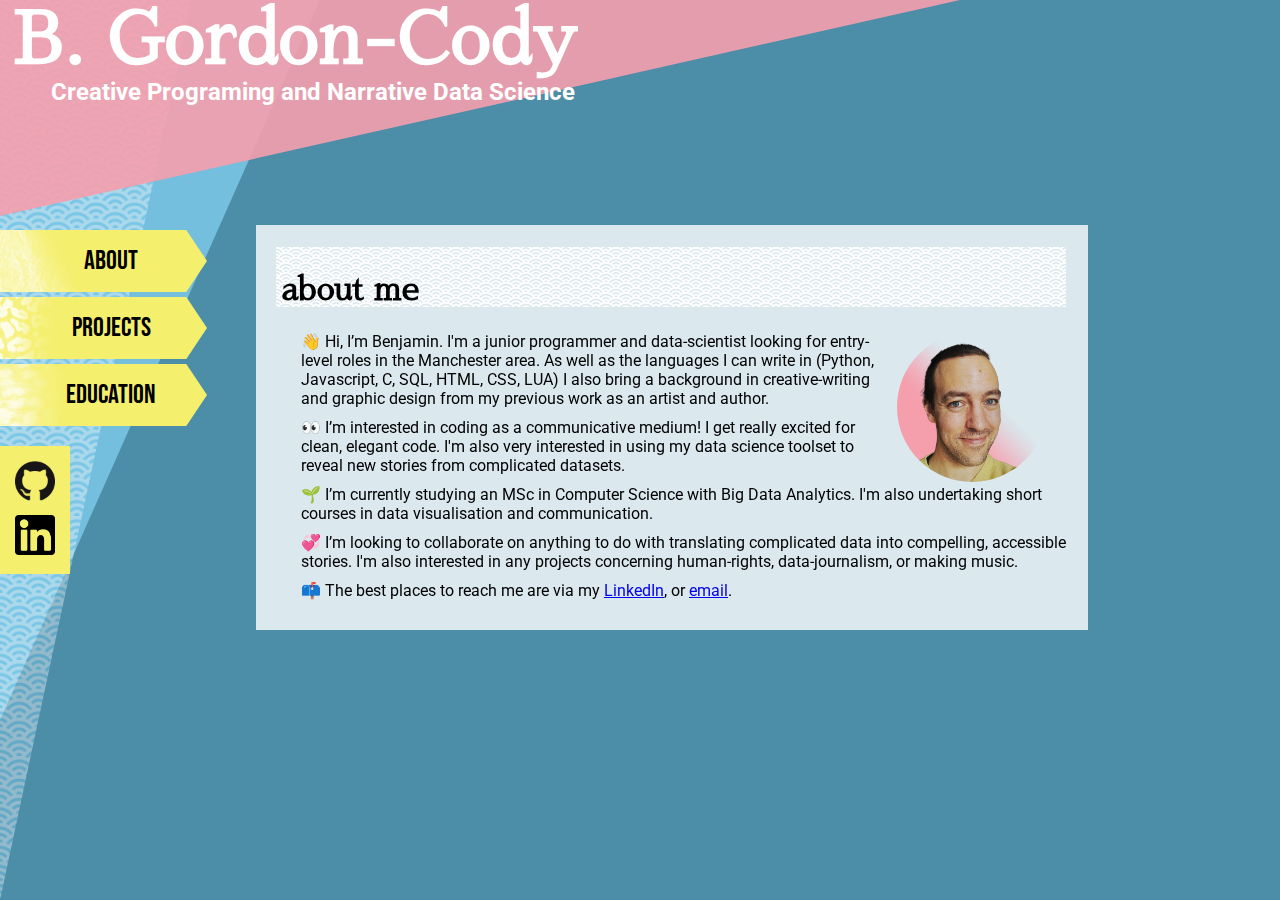
<file: index.html>
<!DOCTYPE html>
<html lang="en">
  <head>
    <meta charset="UTF-8" />
    <meta http-equiv="X-UA-Compatible" content="IE=edge" />
    <meta name="viewport" content="width=device-width, initial-scale=1.0" />
    <link rel="stylesheet" href="styles\styles.css" />

    <title>About || B. Gordon-Cody</title>
  </head>
  <body>
    <div id="foregroundContainer"></div>

    <div id="uniqueContent">
      <!-- START UNIQUE CONTENT HERE -->
      <h1>about me</h1>
      <image id="myface" src="/images/myface.png">
      <p>
        👋 Hi, I’m Benjamin. I'm a junior programmer and data-scientist looking
        for entry-level roles in the Manchester area. As well as the languages I
        can write in (Python, Javascript, C, SQL, HTML, CSS, LUA) I also bring a
        background in creative-writing and graphic design from my previous work
        as an artist and author.
      </p>
      <p>
        👀 I’m interested in coding as a communicative medium! I get really
        excited for clean, elegant code. I'm also very interested in using my
        data science toolset to reveal new stories from complicated datasets.
      </p>
      <p>
        🌱 I’m currently studying an MSc in Computer Science with Big Data
        Analytics. I'm also undertaking short courses in data visualisation and
        communication.
      </p>
      <p>
        💞️ I’m looking to collaborate on anything to do with translating
        complicated data into compelling, accessible stories. I'm also
        interested in any projects concerning human-rights, data-journalism, or
        making music.
      </p>
      <p>
        📫 The best places to reach me are via my
        <a href="https://www.linkedin.com/in/bgcody/">LinkedIn</a>, or
        <a href="mailto:b.gordoncody@gmail.com">email</a>.
      </p>
      <!-- END UNIQUE CONTENT HERE -->
    </div>
    <div id="backgroundContainer"></div>
    <script src="scripts/scripts.js"></script>
  </body>
</html>
</file>
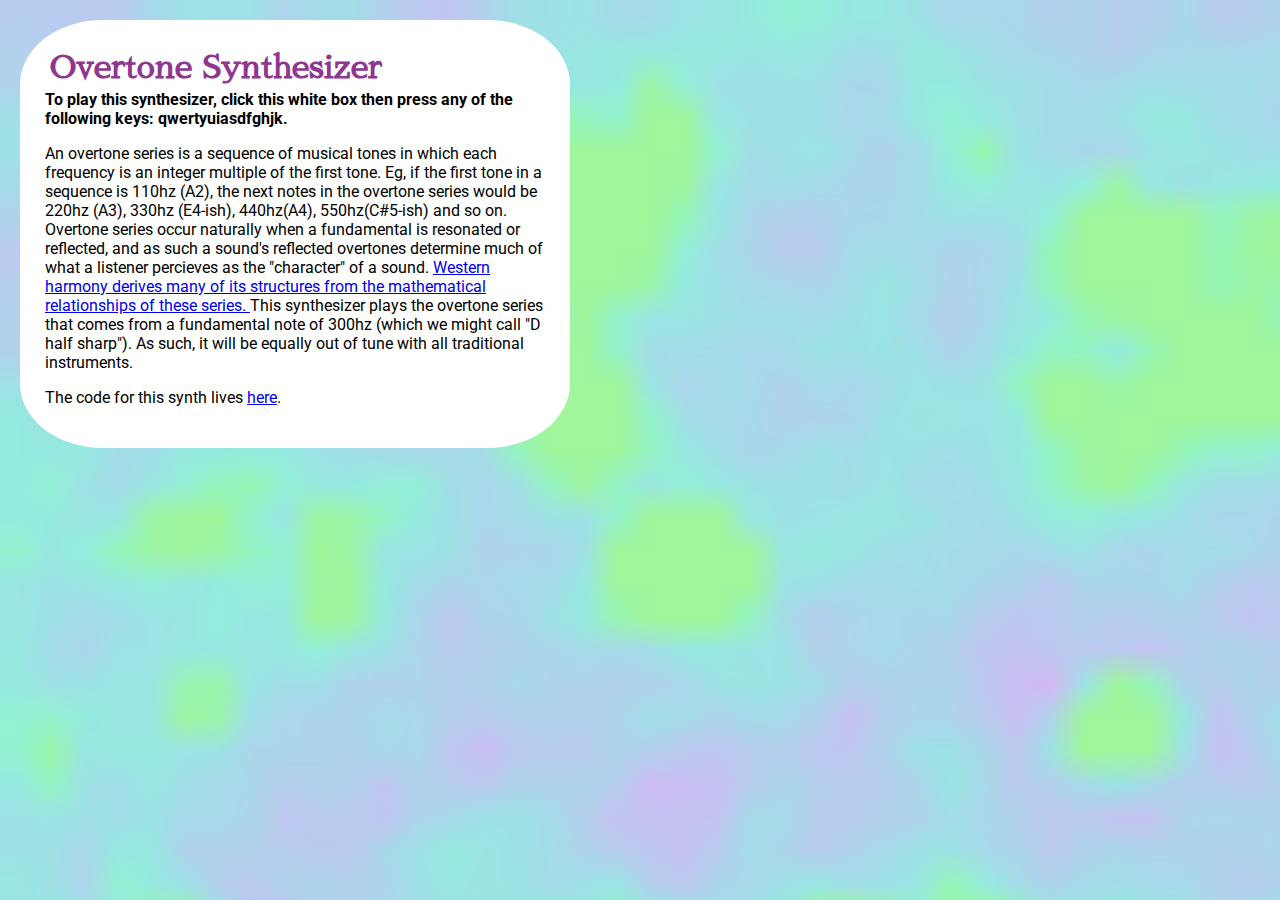
<file: overtonesynth/index.html>
<!DOCTYPE html>
<html lang="en">
  <head>
    <meta charset="UTF-8" />
    <meta http-equiv="X-UA-Compatible" content="IE=edge" />
    <meta name="viewport" content="width=device-width, initial-scale=1.0" />
    <link href="style.css" rel="stylesheet" />
    <title>Overtone Synthesizer</title>
  </head>
  <body>
    <div id="keyboard">
      <div id="toprow"></div>
      <div id="bottomrow"></div>
    </div>
    <div id="textbox">
      <h1 id="title">Overtone Synthesizer</h1>
      <p class="blurb">
        <b>
          To play this synthesizer, click this white box then press any of the
          following keys: qwertyuiasdfghjk.
        </b>
      </p>
      <p class="blurb">
        An overtone series is a sequence of musical tones in which each
        frequency is an integer multiple of the first tone. Eg, if the first
        tone in a sequence is 110hz (A2), the next notes in the overtone series
        would be 220hz (A3), 330hz (E4-ish), 440hz(A4), 550hz(C#5-ish) and so
        on. Overtone series occur naturally when a fundamental is resonated or
        reflected, and as such a sound's reflected overtones determine much of
        what a listener percieves as the "character" of a sound.
        <a href="https://www.youtube.com/watch?v=Gt2zubHcER4&t=3s">
          Western harmony derives many of its structures from the mathematical
          relationships of these series.
        </a>
        This synthesizer plays the overtone series that comes from a fundamental
        note of 300hz (which we might call "D half sharp"). As such, it will be
        equally out of tune with all traditional instruments.
      </p>
      <p class="blurb">
        The code for this synth lives
        <a href="https://github.com/BenjaminGordonCody/OvertoneSynth">here</a>.
      </p>
    </div>
    <script src="app.js"></script>
  </body>
</html>
</file>
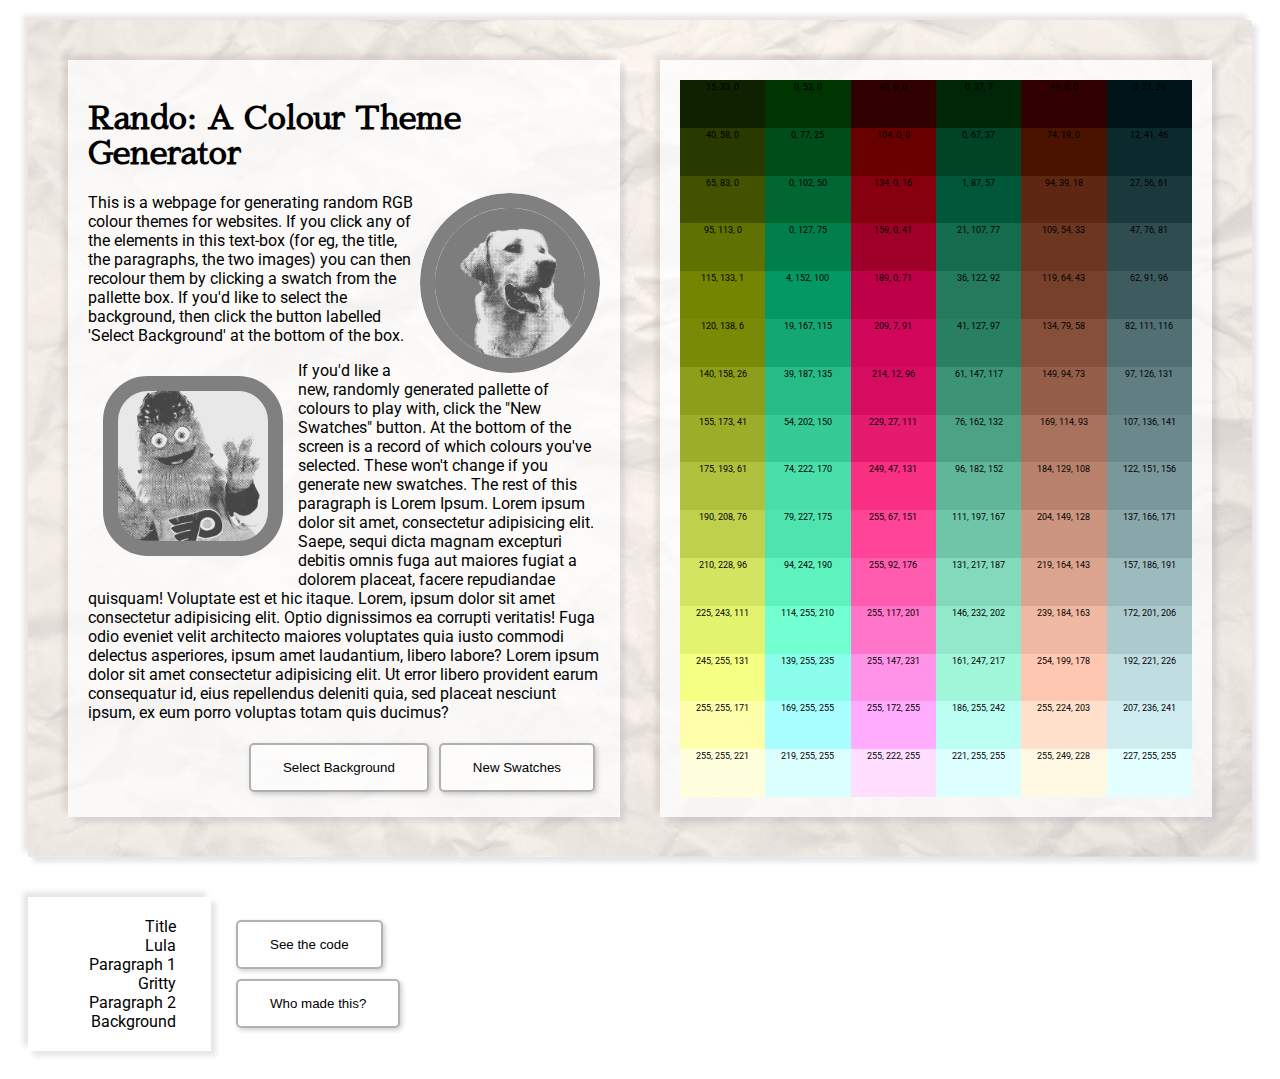
<file: rando/index.html>
<!DOCTYPE html>
<html lang="en">
  <head>
    <meta charset="UTF-8" />
    <meta http-equiv="X-UA-Compatible" content="IE=edge" />
    <meta name="viewport" content="width=device-width, initial-scale=1.0" />
    <link href="./styles.css" rel="stylesheet" />
    <title>Rando: A Colour Theme Generator</title>
  </head>
  <body>
    <div id="testArea" class="mainBox">
      <div id="example" class="mainBox">
        <h1 id="title" class="egElement">Rando: A Colour Theme Generator</h1>
        <div id="labrador" class="egElement"></div>
        <p class="egElement">
          This is a webpage for generating random RGB colour themes for
          websites. If you click any of the elements in this text-box (for eg,
          the title, the paragraphs, the two images) you can then recolour them
          by clicking a swatch from the pallette box. If you'd like to select
          the background, then click the button labelled 'Select Background' at
          the bottom of the box.
        </p>
        <div id="gritty" class="egElement"></div>

        <p class="egElement">
          If you'd like a new, randomly generated pallette of colours to play
          with, click the "New Swatches" button. At the bottom of the screen is
          a record of which colours you've selected. These won't change if you
          generate new swatches. The rest of this paragraph is Lorem Ipsum.
          Lorem ipsum dolor sit amet, consectetur adipisicing elit. Saepe, sequi
          dicta magnam excepturi debitis omnis fuga aut maiores fugiat a dolorem
          placeat, facere repudiandae quisquam! Voluptate est et hic itaque.
          Lorem, ipsum dolor sit amet consectetur adipisicing elit. Optio
          dignissimos ea corrupti veritatis! Fuga odio eveniet velit architecto
          maiores voluptates quia iusto commodi delectus asperiores, ipsum amet
          laudantium, libero labore? Lorem ipsum dolor sit amet consectetur
          adipisicing elit. Ut error libero provident earum consequatur id, eius
          repellendus deleniti quia, sed placeat nesciunt ipsum, ex eum porro
          voluptas totam quis ducimus?
        </p>

        <button id="newSwatches">New Swatches</button>
        <button id="bgButton" class="egElement">Select Background</button>
      </div>
      <div id="colourGrid" class="mainBox"></div>
    </div>
    <div id="lowerScreen">
      <div class="mainBox" id="outputArea">
        <div class="outputContainer">
          <div class="outputLabel">Title</div>
          <div class="output" id="titleOutput"></div>
        </div>
        <div class="outputContainer">
          <div class="outputLabel">Lula</div>
          <div class="output" id="titleOutput"></div>
        </div>

        <div class="outputContainer">
          <div class="outputLabel">Paragraph 1</div>
          <div class="output" id="p1Output"></div>
        </div>
        <div class="outputContainer">
          <div class="outputLabel">Gritty</div>
          <div class="output" id="p1Output"></div>
        </div>
        <div class="outputContainer">
          <div class="outputLabel">Paragraph 2</div>
          <div class="output" id="p2Output"></div>
        </div>
        <div class="outputContainer">
          <div class="outputLabel">Background</div>
          <div class="output" id="bgOutput"></div>
        </div>
      </div>
      <div id="linkBox">
        <a href="https://github.com/BenjaminGordonCody/RandoColourTheme"
          ><button class="link">See the code</button></a
        >
        <a href="../index.html"><button class="link">Who made this?</button></a>
      </div>
    </div>

    <script src="./app.js"></script>
  </body>
</html>
</file>
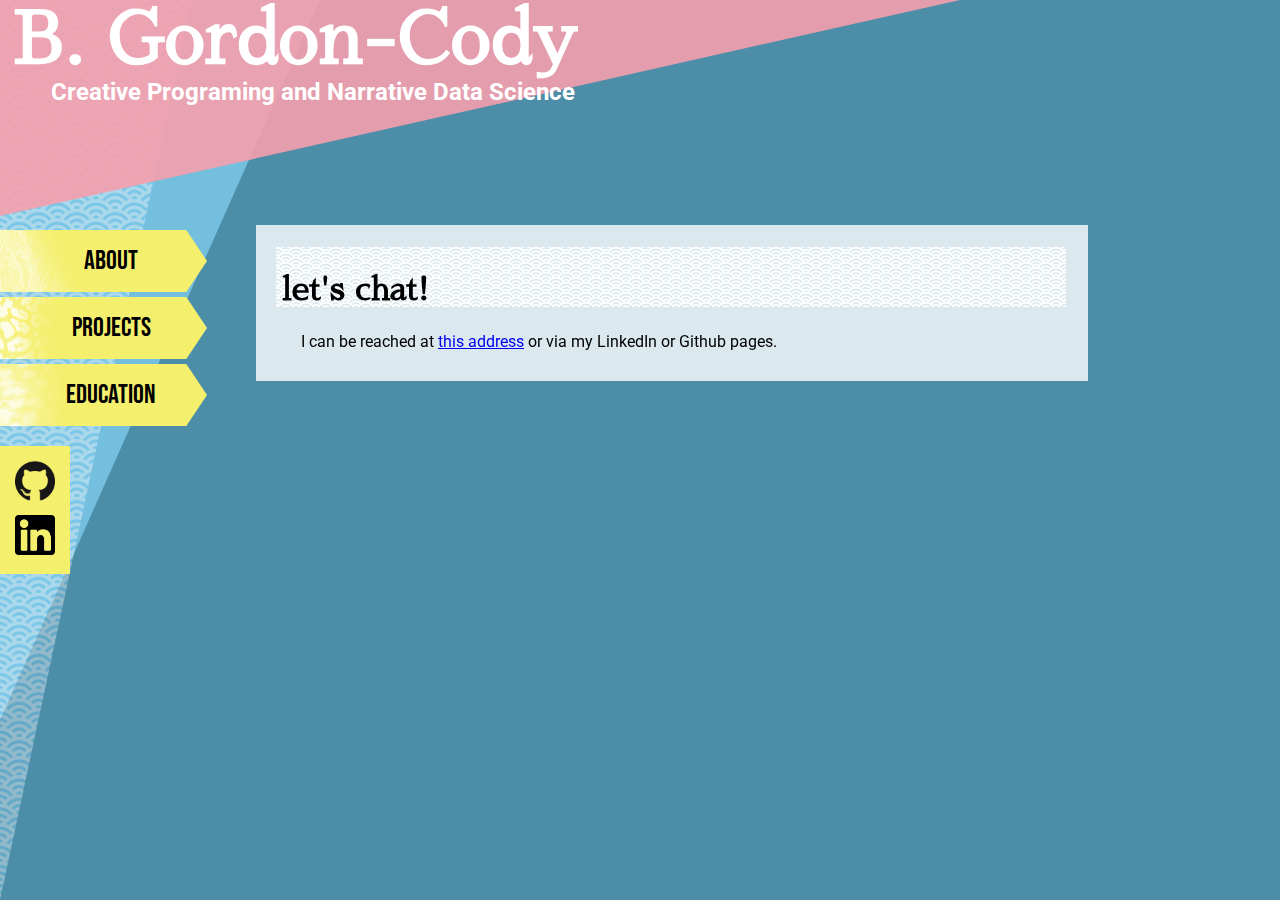
<file: contact.html>
<!DOCTYPE html>
<html lang="en">
  <head>
    <meta charset="UTF-8" />
    <meta http-equiv="X-UA-Compatible" content="IE=edge" />
    <meta name="viewport" content="width=device-width, initial-scale=1.0" />
    <link rel="stylesheet" href="styles\styles.css" />

    <title>Contact || B. Gordon-Cody</title>
  </head>
  <body>
    <div id="foregroundContainer"></div>

    <div id="uniqueContent">
      <!-- START UNIQUE CONTENT HERE -->

      <h1>Let's chat!</h1>
      <p>
        I can be reached at
        <a href="mailto:b.gordoncody@gmail.com">this address</a> or via my
        LinkedIn or Github pages.
      </p>

      <!-- END UNIQUE CONTENT HERE -->
    </div>
    <div id="backgroundContainer"></div>
    <script src="scripts/scripts.js"></script>
  </body>
</html>
</file>
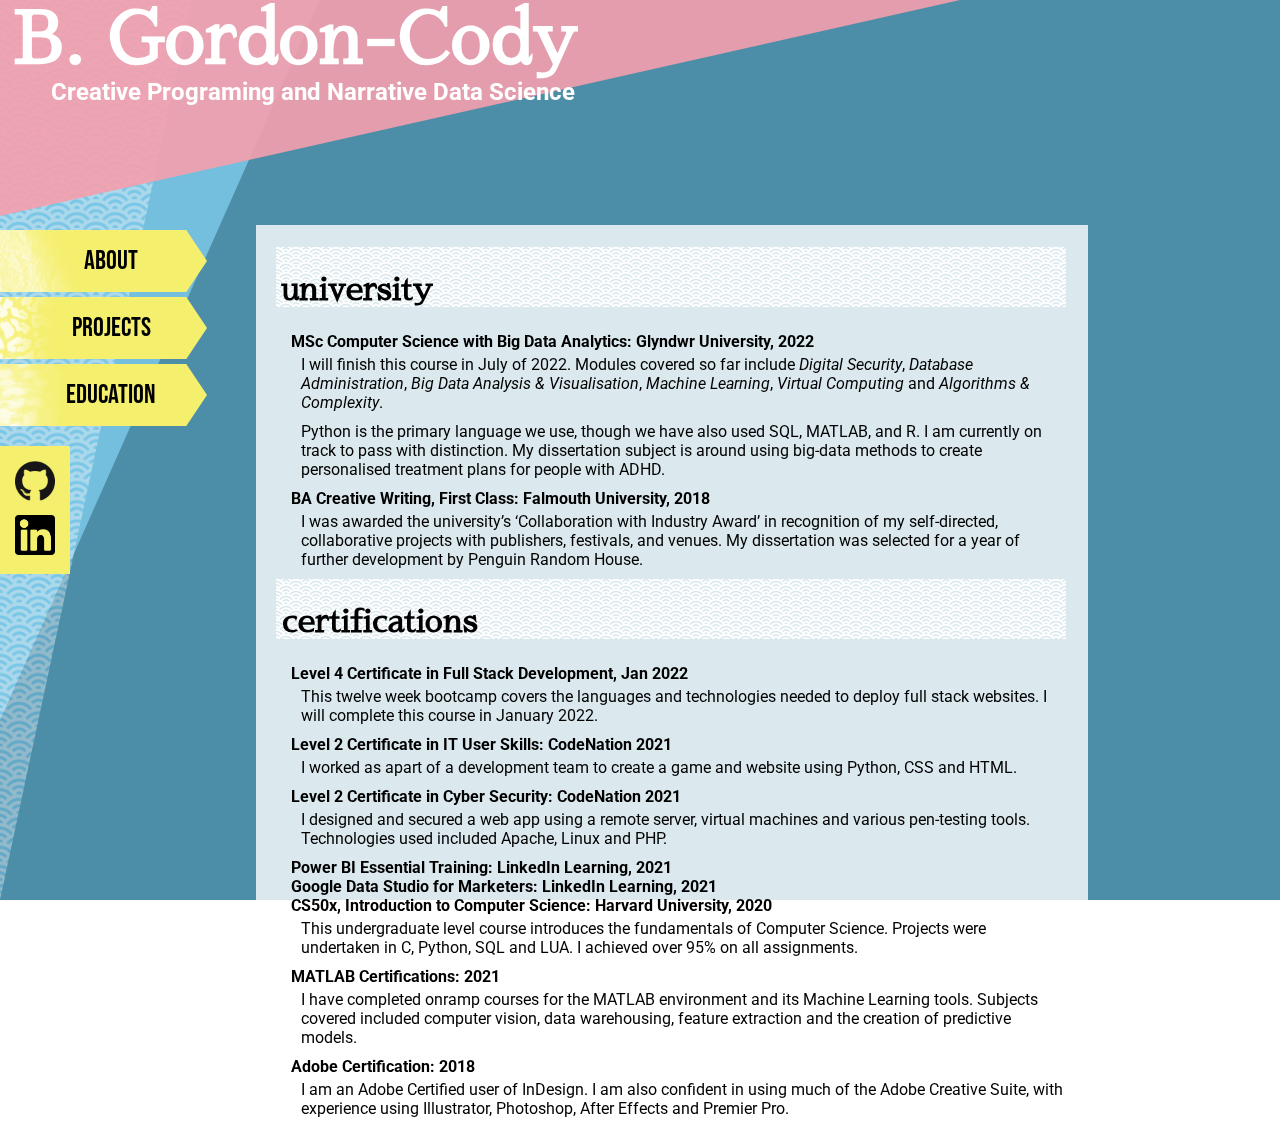
<file: education.html>
<!DOCTYPE html>
<html lang="en">
  <head>
    <meta charset="UTF-8" />
    <meta http-equiv="X-UA-Compatible" content="IE=edge" />
    <meta name="viewport" content="width=device-width, initial-scale=1.0" />
    <link rel="stylesheet" href="styles\styles.css" />

    <title>Education || B. Gordon-Cody</title>
  </head>
  <body>
    <div id="foregroundContainer"></div>

    <div id="uniqueContent">
      <h1>University</h1>
      <div class="course">
        MSc Computer Science with Big Data Analytics: Glyndwr University, 2022 
      </div>
      <p>I will finish this course in July of 2022. Modules covered so far include <i>Digital Security</i>, <i>Database 
        Administration</i>, <i>Big Data Analysis & Visualisation</i>, <i>Machine Learning</i>,
        <i>Virtual Computing</i> and <i>Algorithms & Complexity</i>.
      </ul>
      <p>
        Python is the primary language we use, though we have also used SQL,
        MATLAB, and R. I am currently on track to pass with distinction. My
        dissertation subject is around using big-data methods to create
        personalised treatment plans for people with ADHD.
      </p>
      <div class="course">
        BA Creative Writing, First Class: Falmouth University, 2018
      </div>
      <p>
        I was awarded the university’s ‘Collaboration with Industry Award’ in
        recognition of my self-directed, collaborative projects with publishers,
        festivals, and venues. My dissertation was selected for a year of
        further development by Penguin Random House.
      </p>
      <h1>Certifications</h1>
      <div class="course">
        Level 4 Certificate in Full Stack Development, Jan 2022
      </div>
      <p> 
        This twelve week bootcamp covers the languages and technologies needed to deploy full stack websites.  I will complete this course in January 2022.
      </p>
      <div class="course">
        Level 2 Certificate in IT User Skills: CodeNation 2021
      </div>
      <p>
        I worked as apart of a development team to create a game and website
        using Python, CSS and HTML.
      </p>
      <div class="course">
        Level 2 Certificate in Cyber Security: CodeNation 2021
      </div>
      <p>
        I designed and secured a web app using a remote server, virtual machines
        and various pen-testing tools. Technologies used included Apache, Linux
        and PHP.
      </p>
      <div class="course">
        Power BI Essential Training: LinkedIn Learning, 2021
      </div>
      <div class="course">
        Google Data Studio for Marketers: LinkedIn Learning, 2021
      </div>
      <div class="course">
        CS50x, Introduction to Computer Science: Harvard University, 2020
      </div>
      <p>
        This undergraduate level course introduces the fundamentals of Computer
        Science. Projects were undertaken in C, Python, SQL and LUA. I achieved
        over 95% on all assignments.
      </p>
      <div class="course">MATLAB Certifications: 2021</div>
      <p>
        I have completed onramp courses for the MATLAB environment and its
        Machine Learning tools. Subjects covered included computer vision, data
        warehousing, feature extraction and the creation of predictive models.
      </p>
      <div class="course">Adobe Certification: 2018</div>
      <p>
        I am an Adobe Certified user of InDesign. I am also confident in using
        much of the Adobe Creative Suite, with experience using Illustrator,
        Photoshop, After Effects and Premier Pro.
      </p>

      <!-- END UNIQUE CONTENT HERE -->
    </div>
    <div id="backgroundContainer"></div>
    <script src="scripts/scripts.js"></script>
  </body>
</html>
</file>
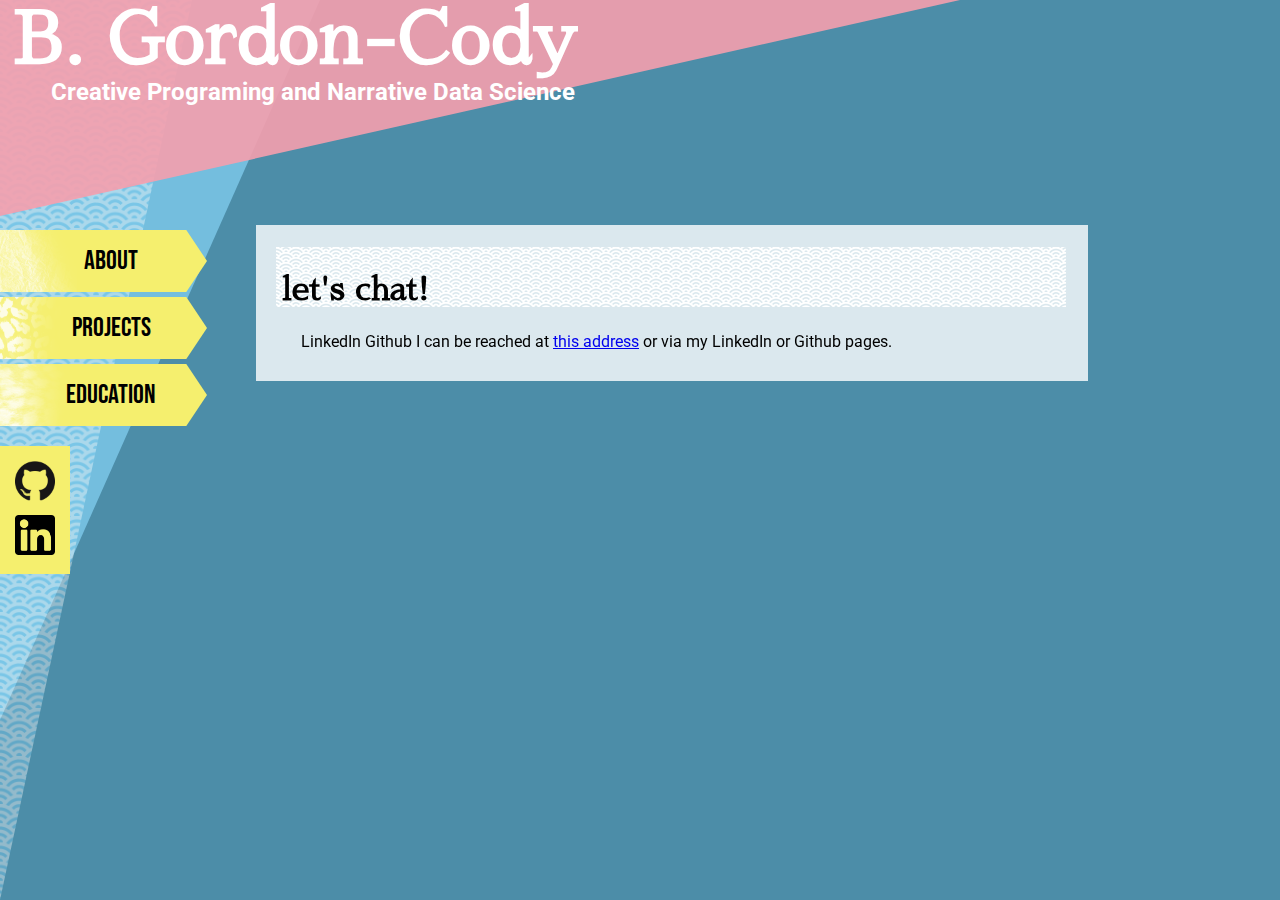
<file: links.html>
<!DOCTYPE html>
<html lang="en">
  <head>
    <meta charset="UTF-8" />
    <meta http-equiv="X-UA-Compatible" content="IE=edge" />
    <meta name="viewport" content="width=device-width, initial-scale=1.0" />
    <link rel="stylesheet" href="styles\styles.css" />

    <title>Contact || B. Gordon-Cody</title>
  </head>
  <body>
    <div id="foregroundContainer"></div>

    <div id="uniqueContent">
      <!-- START UNIQUE CONTENT HERE -->

      <h1>Let's chat!</h1>
      <p>
        LinkedIn Github I can be reached at
        <a href="mailto:b.gordoncody@gmail.com">this address</a> or via my
        LinkedIn or Github pages.
      </p>

      <!-- END UNIQUE CONTENT HERE -->
    </div>
    <div id="backgroundContainer"></div>
    <script src="scripts/scripts.js"></script>
  </body>
</html>
</file>
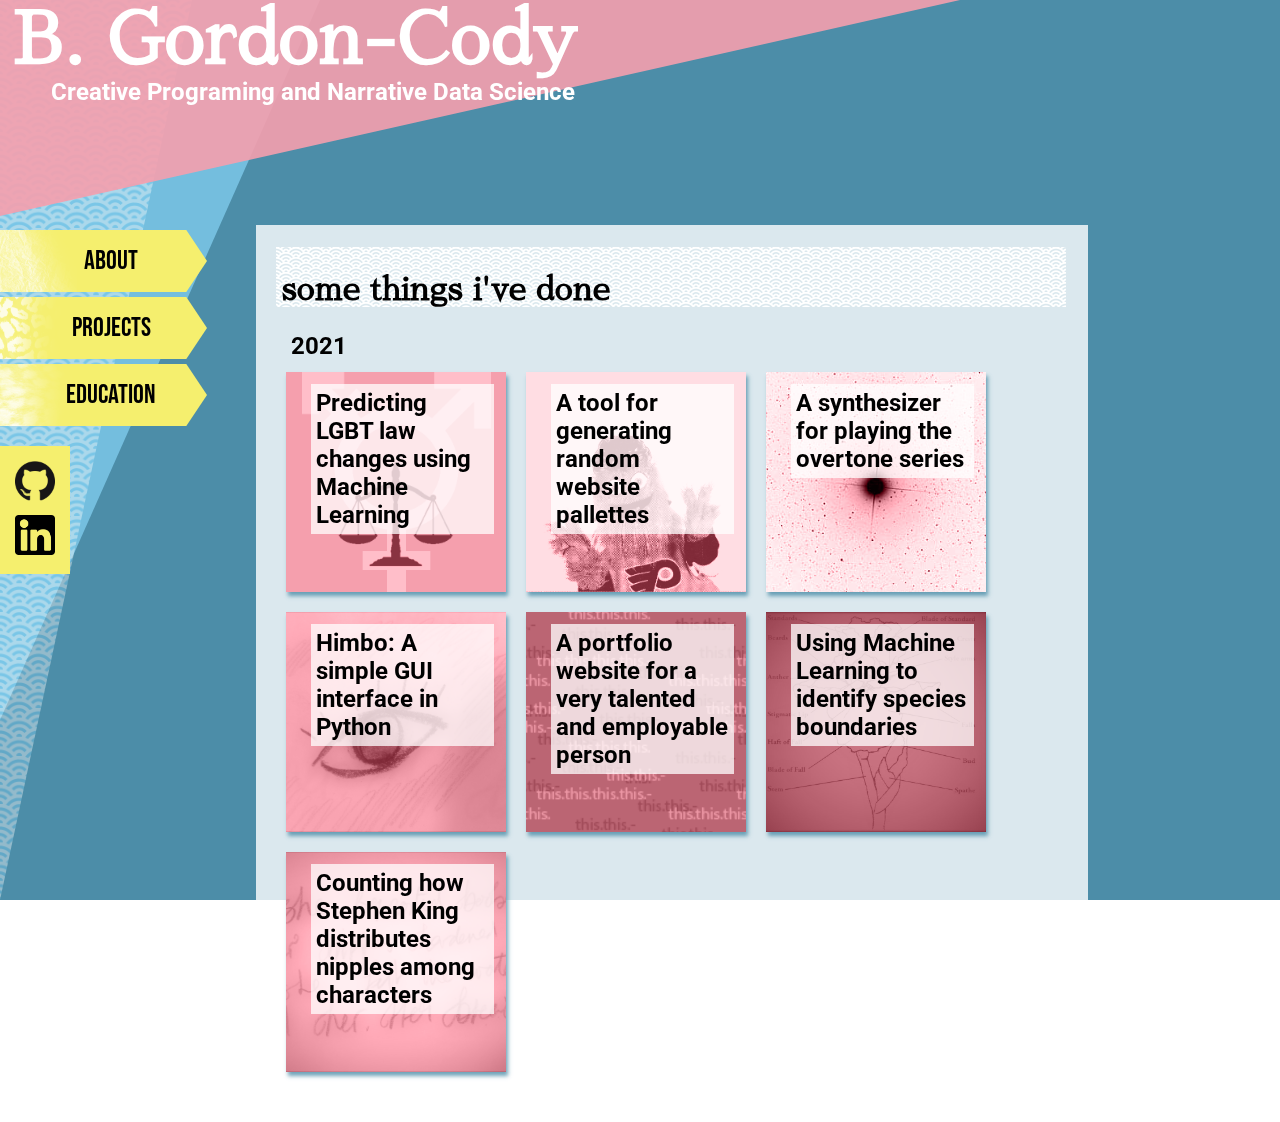
<file: projects.html>
<!DOCTYPE html>
<html lang="en">

<head>
    <meta charset="UTF-8" />
    <meta http-equiv="X-UA-Compatible" content="IE=edge" />
    <meta name="viewport" content="width=device-width, initial-scale=1.0" />
    <link rel="stylesheet" href="styles\styles.css" />

    <title>Projects || B. Gordon-Cody</title>
</head>

<body>
    <div id="foregroundContainer"></div>

    <div id="uniqueContent">

        <!-- unique page content -->

        <h1>Some things I've done</h1>

        <h2>2021</h2>

        <div class="cardbox">
            <a class ="cardLink" href="https://github.com/BenjaminGordonCody/LGBT-Legal-Change-Analysis">
                <div class="card" id="legalchange">
                    <h2>Predicting LGBT law changes using Machine Learning</h2>
                </div>
            </a>

            <a class ="cardLink" href="./rando/">
                <div class="card" id="rando">
                    <h2>A tool for generating random website pallettes</h2>
                </div>
            </a>

            
            <a class ="cardLink" href="./overtonesynth/">
                <div class="card" id="overtonesynth">
                    <h2>A synthesizer for playing the overtone series</h2>
                </div>
            </a>

            <a class ="cardLink" href="https://github.com/BenjaminGordonCody/Himbo">
                <div class="card" id="himbo">
                    <h2>Himbo: A simple GUI interface in Python</h2>
                </div>
            </a>
                        
            <a class ="cardLink" href="https://github.com/BenjaminGordonCody/BenjaminGordonCody.github.io">
                <div class="card" id="this">
                    <h2>A portfolio website for a very talented and employable person</h2>
                </div>
            </a>

            <a class ="cardLink" href="https://github.com/BenjaminGordonCody/Iris">
                <div class="card" id="iris">
                    <h2>Using Machine Learning to identify species boundaries </h2>
                </div>
            </a>
                
            <a class ="cardLink" href="https://github.com/BenjaminGordonCody/Breasted">
                <div class="card" id="nipple">
                    <h2>Counting how Stephen King distributes nipples among characters</h2>
                </div>
            </a>
        </div>


        <!-- <h2>2020</h2>
        <div class="cardbox">

            <div class="card">
                <h2>My bolognese is good</h2>
            </div> -->

        <!-- </div> -->
    </div>
    <!-- end of unique page content -->
    </div>
    <div id="backgroundContainer"></div>
    <script src="scripts/scripts.js"></script>
</body>

</html>
</file>
<file: overtonesynth/style.css>
/* Imports */
@import url("https://fonts.googleapis.com/css2?family=Roboto:ital,wght@0,400;1,500&family=Sawarabi+Mincho&display&family=Bebas+Neue&display==swap");

body {
  background-image: url(./images/stars.png);
  background-size: 5000%;
  background-position: 0 0;
  transition: background-position 1s;
}
button {
  width: 200px;
  height: 200px;
}

.pianoKey {
  width: 100px;
  height: 100px;
  padding: 20px;
  flex: 1;
  transition: background-color 0.5s;
}

#keyboard {
  max-width: 80vw;
}
#toprow {
  display: flex;
  flex-direction: row;
  align-items: stretch;
}

#bottomrow {
  display: flex;
  flex-direction: row;
}

h1 {
  font-family: "Sawarabi Mincho", sans-serif;
  color: rgba(143, 55, 143, 1);
  margin: 5px;
}

p {
  font-family: "Roboto";
  margin-top: 0px;
}

#textbox {
  position: absolute;
  top: 20px;
  left: 0px;
  max-width: 500px;
  margin-left: 20px;
  margin-right: 20px;
  padding: 25px;
  background-color: rgba(255, 255, 255, 1);
  border-radius: 15%;
}
</file>
<file: rando/styles.css>
/* Imports */
@import url("https://fonts.googleapis.com/css2?family=Roboto:ital,wght@0,400;1,500&family=Sawarabi+Mincho&display&family=Bebas+Neue&display==swap");

/* Bounding boxes */

#testArea {
  display: flex;
  align-items: stretch;
  flex-direction: row;
  background-image: url(./paper-texture.jpg);
  background-size: cover;
  background-blend-mode: hue;
}

#lowerScreen {
  display: flex;
  flex-direction: row;
  align-items: center;
}

.mainBox {
  margin: 20px;
  padding: 20px;
  background-color: rgba(255, 255, 255, 0.7);
  box-shadow: 5px 5px 5px rgba(125, 125, 150, 0.2),
    -5px -5px 5px rgba(150, 125, 125, 0.2);
}
#colourGrid {
  display: flex;
  flex-direction: row;
  flex: 1;
}

#example {
  flex: 1;
}

#linkBox {
  display: flex;
  flex-direction: column;
}

/* mobile variants */
@media (max-aspect-ratio: 4/3) {
  #testArea {
    flex-direction: column;
  }
  .mainBox {
    padding: 5px;
    margin: 5px;
  }
}

@media (max-width: 900px) {
  #testArea {
    flex-direction: column;
  }
  .mainBox {
    padding: 5px;
    margin: 5px;
  }
}
/* Swatch elements */
.swatchContainer {
  display: flex;
  flex-direction: column;
  flex: 1;
}

.swatch {
  flex: 1;
  text-align: center;
  border: 2px solid;
  font-size: xx-small;
  transition: background-color 1.5s, border-color 1.5s;
}

.swatch:hover {
  color: rgba(255, 255, 255, 0.7);
  border: 2px solid white;
}

/* Output area */
.outputContainer {
  display: flex;
  flex-direction: row;
  align-items: stretch;
}

.outputLabel {
  flex: 1;
  text-align: right;
  padding-right: 15px;
  min-width: 10vw;
}

.output {
  flex: 1;
  text-align: center;
  border-radius: 25px;
}

.output:hover {
  color: rgba(255, 255, 255, 0.7);
}
/* Fonts */
h1 {
  font-family: "Sawarabi Mincho", sans-serif;
}

body {
  font-family: Roboto, Verdana, Geneva, Tahoma, sans-serif;
}

/* Pictures in testing area */
#labrador {
  background-image: url(./goodboy.png);
  background-size: contain;
  background-repeat: no-repeat;
  background-position-x: center;
  background-blend-mode: luminosity;
  clip-path: circle();
  height: 150px;
  width: 150px;
  float: right;
  border: 15px solid grey;
  border-radius: 50%;
}

#gritty {
  background-image: url(./grittyboy.png);
  background-size: cover;
  background-repeat: no-repeat;
  background-position-x: center;
  background-position-y: center;
  background-blend-mode: luminosity;
  height: 150px;
  width: 150px;
  float: left;
  border: 15px solid grey;
  border-radius: 25%;
  margin: 15px;
}

/* buttons in testing area */
button {
  background-color: rgba(255, 255, 255, 0.6);
  border: 2px solid rgba(0, 0, 0, 0.3);
  padding: 15px 32px;
  text-align: center;
  float: right;
  margin: 5px;
  border-radius: 5px;
  box-shadow: 2px 2px 5px rgba(0, 0, 0, 0.2);
}

/* Links */
.link {
  float: none;
}
</file>
